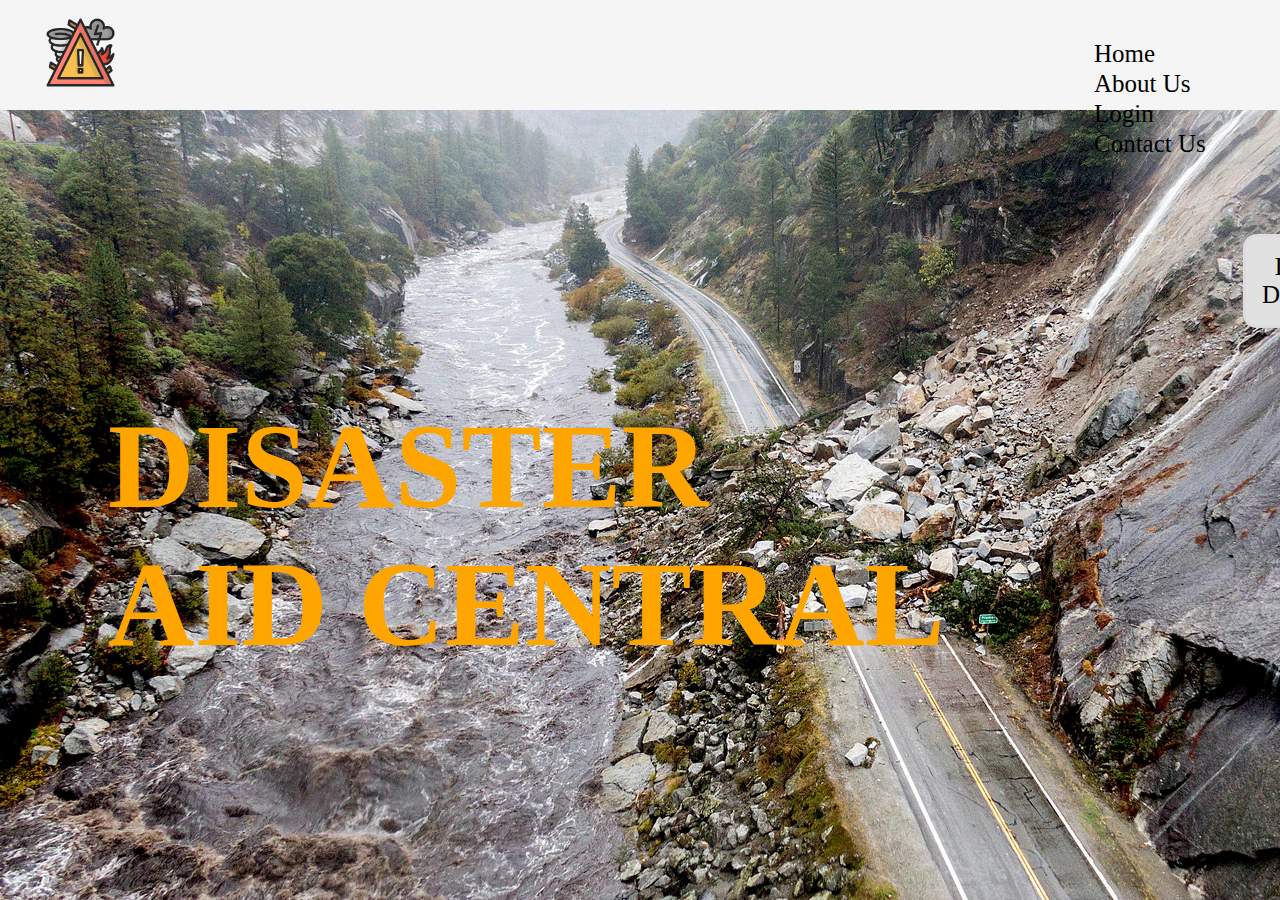
<file: index.html>
<!DOCTYPE html>
<html lang="en">
<head>
    <meta charset="UTF-8">
    <meta name="viewport" content="width=device-width, initial-scale=1.0">
    <title>Disaster Aid Central</title>
    <link rel="stylesheet" href="style.css">
    <link rel="shortcut icon" href="/icon.png" type="image/x-icon">
</head>
<body>
    
<p> 
<img src="/icon.png" alt="">
</p>
 <div class="upper">
    <button><a href="">Home &nbsp;</a></button>
    <button><a href="/about.html">About Us &nbsp;</a></button>
     <button><a href="/login.html">Login </a></button>
     <button><a href="">Contact Us</a></button>
     
 </div>

 <div class="dropdown">
    <button class="dropbtn"> List of Disasters</button>
    <div class="dropdown-content">
      <a href="">Flood</a>
      <a href="">Cyclone</a>
      <a href="">Earthquake</a>
      <a href="">Landslide</a>
      <a href="">Tornado</a>
    </div>
  </div>

<h1>DISASTER <br>AID CENTRAL</h1>




</body>
</html>
</file>
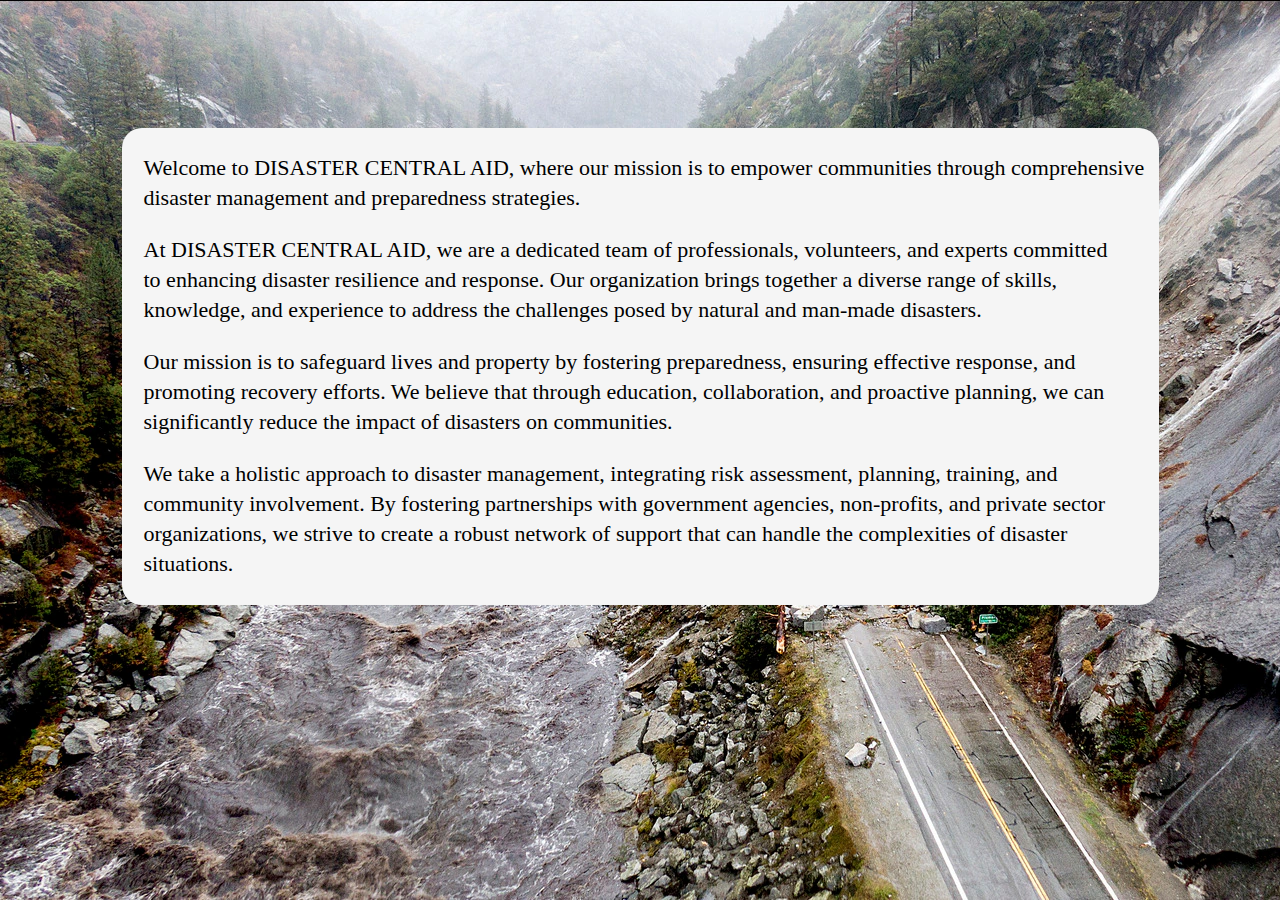
<file: about.html>
<!DOCTYPE html>
<html lang="en">
<head>
    <meta charset="UTF-8">
    <meta name="viewport" content="width=device-width, initial-scale=1.0">
    <title>About Us</title>
    <link rel="shortcut icon" href="/icon.png" type="image/x-icon">
    <link rel="stylesheet" href="style2.css">
</head>
<body>
    <div class="box">
        <p>Welcome to DISASTER CENTRAL AID, where our mission is to empower communities through comprehensive disaster management and preparedness strategies.</p>
        <p>At DISASTER CENTRAL AID, we are a dedicated team of professionals, volunteers, and experts committed <br>to enhancing disaster resilience and response. Our organization brings together a diverse range of skills, knowledge, and experience to address the challenges posed by natural and man-made disasters.</p>
        <p>Our mission is to safeguard lives and property by fostering preparedness, ensuring effective response, and promoting recovery efforts. We believe that through education, collaboration, and proactive planning, we can significantly reduce the impact of disasters on communities.</p>
        <p>We take a holistic approach to disaster management, integrating risk assessment, planning, training, and community involvement. By fostering partnerships with government agencies, non-profits, and private sector organizations, we strive to create a robust network of support that can handle the complexities of disaster situations.</p>
    </div>


</body>
</html>
</file>
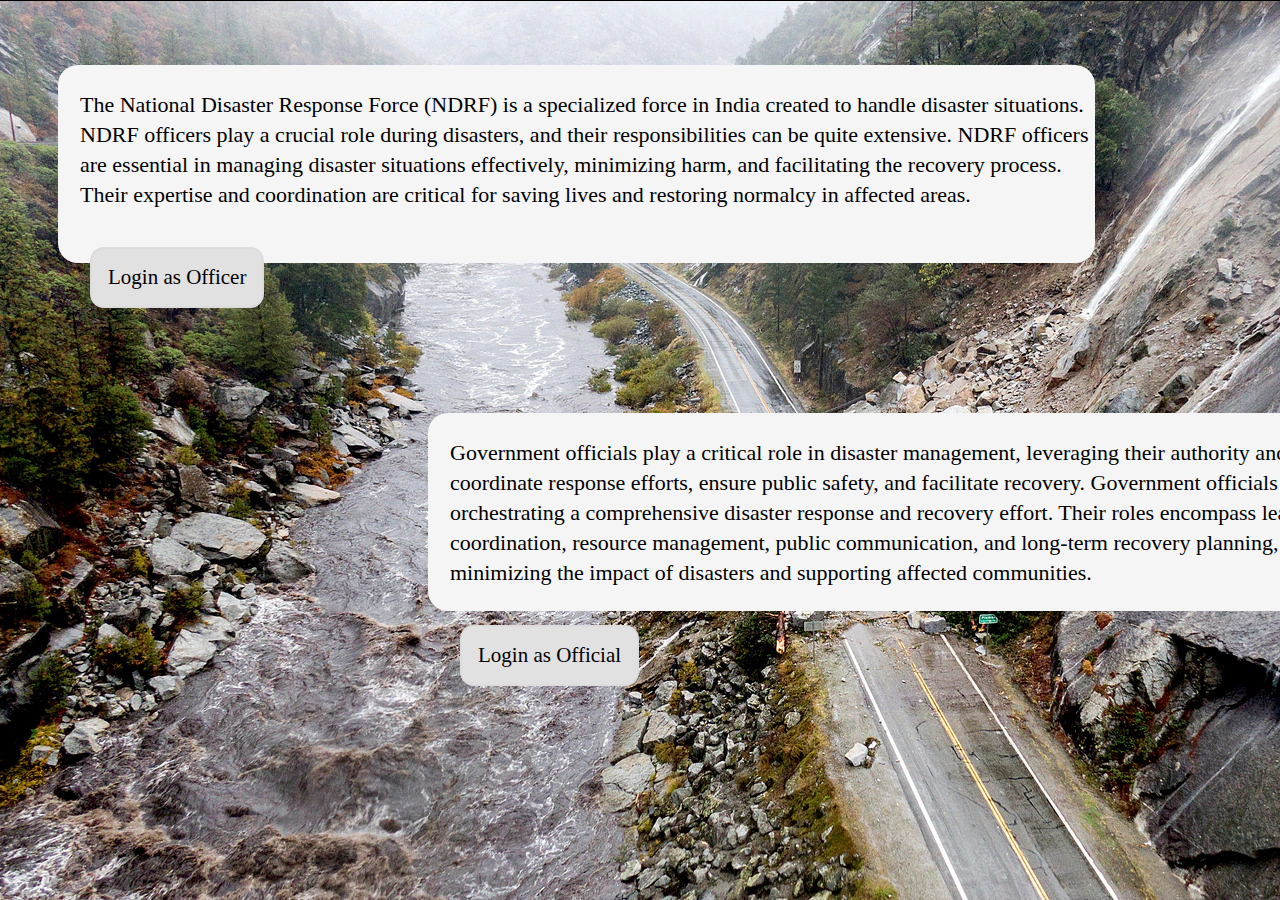
<file: login.html>
<!DOCTYPE html>
<html lang="en">
<head>
    <meta charset="UTF-8">
    <meta name="viewport" content="width=device-width, initial-scale=1.0">
    <title>Login</title>
    <link rel="shortcut icon" href="/icon.png" type="image/x-icon">
    <link rel="stylesheet" href="style3.css">
</head>
<body>
    
    <div class="box">
   
        <p>The National Disaster Response Force (NDRF) is a specialized force in India created to handle disaster situations. NDRF officers play a crucial role during disasters, and their responsibilities can be quite extensive. NDRF officers are essential in managing disaster situations effectively, minimizing harm, and facilitating the recovery process. Their expertise and coordination are critical for saving lives and restoring normalcy in affected areas.</p>
        <a href="/officer.html"><button>Login as Officer</button></a>
    </div>

    <div class="box2">
       
        <p>Government officials play a critical role in disaster management, leveraging their authority and resources to coordinate response efforts, ensure public safety, and facilitate recovery. Government officials are pivotal in orchestrating a comprehensive disaster response and recovery effort. Their roles encompass leadership, coordination, resource management, public communication, and long-term recovery planning, all aimed at minimizing the impact of disasters and supporting affected communities.</p>
        <a href="/offcial.html"><button>Login as Official</button></a>
    </div>
</body>
</html>
</file>
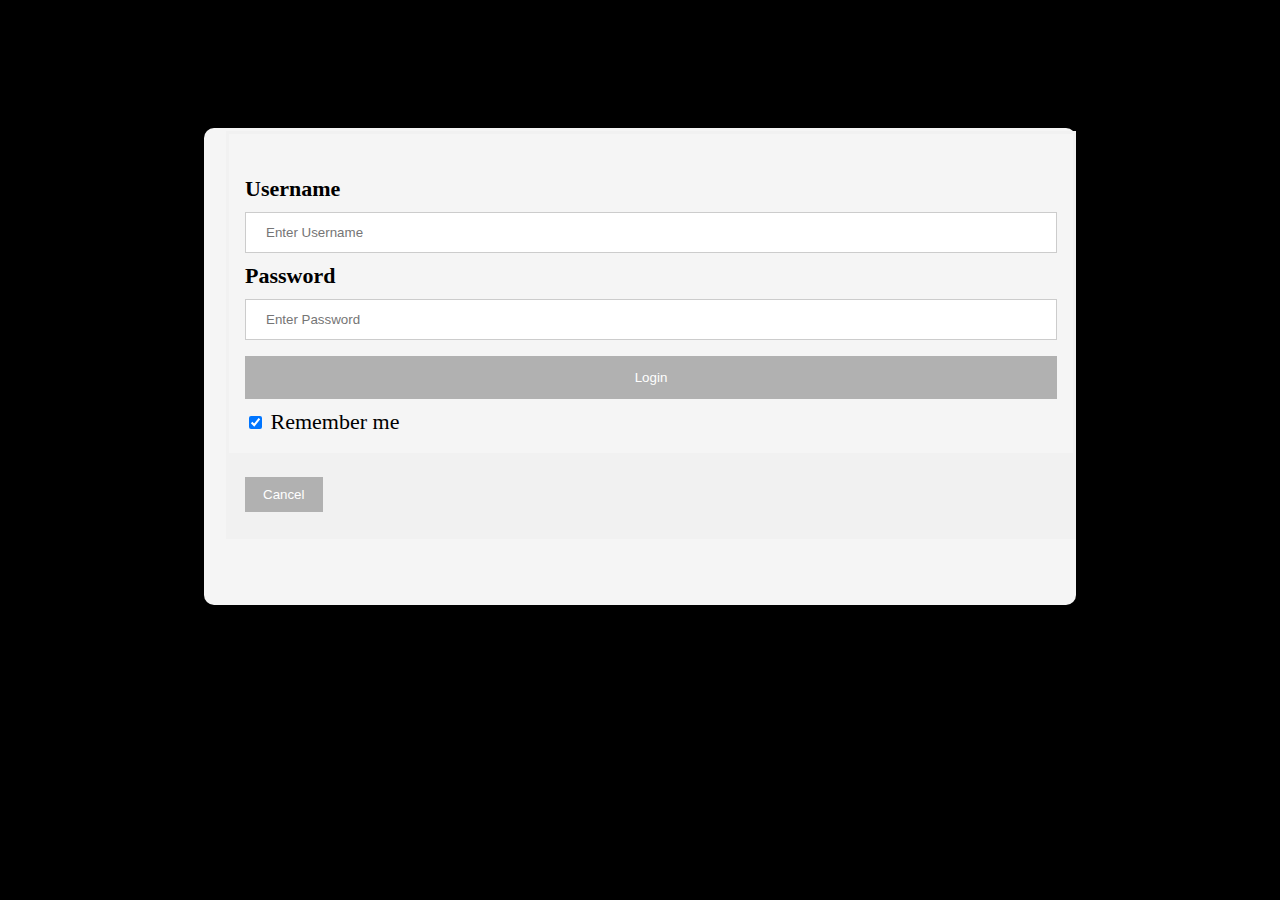
<file: offcial.html>
<!DOCTYPE html>
<html lang="en">
<head>
    <meta charset="UTF-8">
    <meta name="viewport" content="width=device-width, initial-scale=1.0">
    <title>Login as Official</title>
    <link rel="shortcut icon" href="/icon.png" type="image/x-icon">
    <link rel="stylesheet" href="official.css">
</head>
<body>
    <div class="box">

        <form action="action_page.php" method="post">
            <div class="imgcontainer">
              
            </div>
          
            <div class="container">
              <label for="uname"><b>Username</b></label>
              <input type="text" placeholder="Enter Username" name="uname" required>
          
              <label for="psw"><b>Password</b></label>
              <input type="password" placeholder="Enter Password" name="psw" required>
          
              <button type="submit">Login</button>
              <label>
                <input type="checkbox" checked="checked" name="remember"> Remember me
              </label>
            </div>
          
            <div class="container" style="background-color:#f1f1f1">
              <button type="button" class="cancelbtn">Cancel</button>
              
            </div>
          </form>
          
    </div>
</body>
</html>
</body>
</html>
</file>
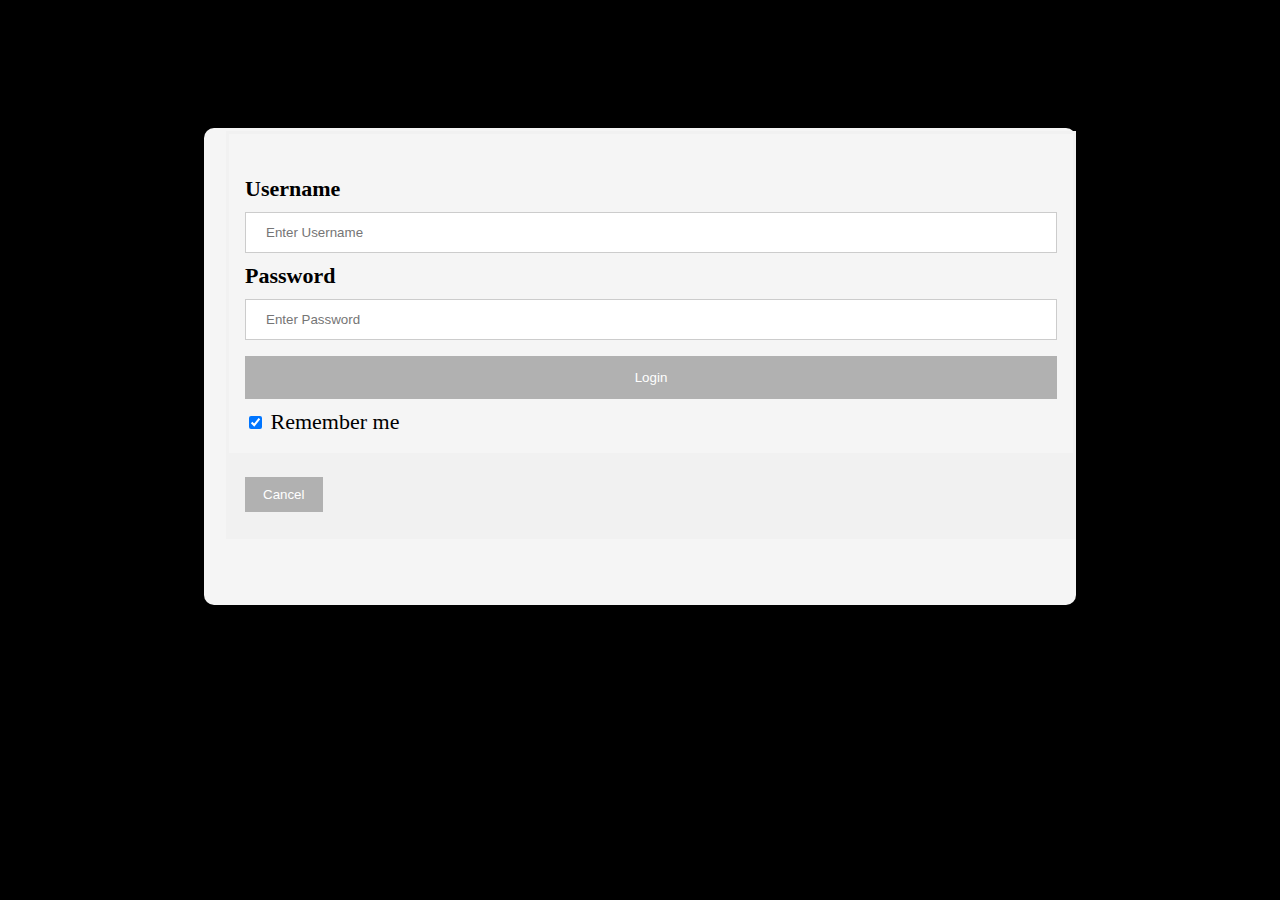
<file: officer.html>
<!DOCTYPE html>
<html lang="en">
<head>
    <meta charset="UTF-8">
    <meta name="viewport" content="width=device-width, initial-scale=1.0">
    <title>Login as Officer</title>
    <link rel="shortcut icon" href="/icon.png" type="image/x-icon">
    <link rel="stylesheet" href="officer.css">
</head>
<body>
    <div class="box">

        <form action="action_page.php" method="post">
            <div class="imgcontainer">
              
            </div>
          
            <div class="container">
              <label for="uname"><b>Username</b></label>
              <input type="text" placeholder="Enter Username" name="uname" required>
          
              <label for="psw"><b>Password</b></label>
              <input type="password" placeholder="Enter Password" name="psw" required>
          
              <button type="submit">Login</button>
              <label>
                <input type="checkbox" checked="checked" name="remember"> Remember me
              </label>
            </div>
          
            <div class="container" style="background-color:#f1f1f1">
              <button type="button" class="cancelbtn">Cancel</button>
              
            </div>
          </form>
          
    </div>
</body>
</html>
</file>
<file: style.css>
.upper{

    margin-top: -87px;
    margin-left: 1080px;

}
button{
    border: none;
    background: none;
    font-size: 25px;
    font-family: Cambria, Cochin, Georgia, Times, 'Times New Roman', serif;
}

p{
    background-color: whitesmoke;
    
    height: 150px;
    margin-top: -48px;
    width: 1538px;
    margin-left: -10px;
}

.dropbtn {
    background-color: rgb(225, 225, 225);
    color: black;
    padding: 16px;
    font-size: 25px;
    border-style: solid;
    border-radius: 14px;
    border-color:rgb(220,220,220);
    font-family: Cambria, Cochin, Georgia, Times, 'Times New Roman', serif;
  }
  
  .dropdown {
    position: relative;
    display: inline-block;
    margin-left: 1235px;
    margin-top: 75px;
  }
  
  .dropdown-content {
    display: none;
    position: absolute;
    background-color: rgb(225,225,225);
    min-width: 160px;
    box-shadow: 0px 8px 16px 0px rgba(0,0,0,0.2);
    z-index: 1;
    margin-left: 7px;
    margin-top: 2px;
    border-radius: 10px;
    font-family: Cambria, Cochin, Georgia, Times, 'Times New Roman', serif;
  }
  
  .dropdown-content a {
    color: black;
    padding: 12px 16px;
    text-decoration: none;
    display: block;
    font-size: 20px;
  }
  
  .dropdown-content a:hover {background-color: #f5f5f5;}
  
  .dropdown:hover .dropdown-content {display: block;}
  
  .dropdown:hover .dropbtn {background-color: rgb(220,220,220);}

  a{
    text-decoration:none;
    color: black;
  }

  body{
    background-image: url(/kerala2.webp);
    background-color: rgb(197, 226, 236);
  }

  img{
    width:75px;
    height: 75px;
    margin-top: 55px;
    margin-left: 45px;
  }

  h1{
    margin-left: 100px;
    margin-top: 70px;
    font-size: 120px;
    
    color: orange;
  }
</file>
<file: style2.css>
body{
    background-image: url(/kerala2.webp);

}

.box{
    height: 474px;
    width: 1015px;
    background-color: whitesmoke;
    
    
    margin: auto;
    margin-top: 128px;
    padding-left: 22px;
    padding-top: 3px;
    font-size: 22px;
    font-family: Cambria, Cochin, Georgia, Times, 'Times New Roman', serif;
    line-height: 30px;
    border-radius: 20px;
    
}
</file>
<file: style3.css>
body{
    background-image: url(/kerala2.webp);

}

.box{
    height: 195px;
    width: 1015px;
    background-color: whitesmoke;
    
    
    margin-left: 50px;
    margin-top: 65px;
    padding-left: 22px;
    padding-top: 3px;
    font-size: 22px;
    font-family: Cambria, Cochin, Georgia, Times, 'Times New Roman', serif;
    line-height: 30px;
    border-radius: 20px;
    
}

button{
    background-color: rgb(225, 225, 225);
    color: black;
    padding: 16px;
    font-size: 21px;
    border-style: solid;
    border-radius: 14px;
    border-color:rgb(220,220,220);
    font-family: Cambria, Cochin, Georgia, Times, 'Times New Roman', serif;
    margin-top: 15px;
    margin-left: 10px;
}

button:hover{
    background-color: rgb(202, 200, 200);
}


.box2{
    height: 195px;
    width: 1015px;
    background-color: whitesmoke;
    
    
    margin-left: 420px;
    margin-top: 150px;
    padding-left: 22px;
    padding-top: 3px;
    font-size: 22px;
    font-family: Cambria, Cochin, Georgia, Times, 'Times New Roman', serif;
    line-height: 30px;
    border-radius: 20px;
    
}

.second{

        background-color: rgb(225, 225, 225);
        color: black;
        padding: 16px;
        font-size: 21px;
        border-style: solid;
        border-radius: 14px;
        border-color:rgb(220,220,220);
        font-family: Cambria, Cochin, Georgia, Times, 'Times New Roman', serif;
        margin-top: 15px;
        margin-left: 10px;
    }
    
    


.second:hover{
    background-color: rgb(202, 200, 200);
}

a{
    text-decoration:none;
    color: black;
  }
</file>
<file: official.css>
body{
    background-color:black;

}


.box{
    height: 474px;
    width: 850px;
    background-color: whitesmoke;
    
    
    margin: auto;
    margin-top: 128px;
    padding-left: 22px;
    padding-top: 3px;
    font-size: 22px;
    font-family: Cambria, Cochin, Georgia, Times, 'Times New Roman', serif;
    line-height: 30px;
    border-radius: 10px;
}


/* Bordered form */
form {
    border: 3px solid #f1f1f1;
  }
  
  /* Full-width inputs */
  input[type=text], input[type=password] {
    width: 100%;
    padding: 12px 20px;
    margin: 8px 0;
    display: inline-block;
    border: 1px solid #ccc;
    box-sizing: border-box;
  }
  
  /* Set a style for all buttons */
  button {
    background-color: rgb(177, 177, 177);
    color: white;
    padding: 14px 20px;
    margin: 8px 0;
    border: none;
    cursor: pointer;
    width: 100%;
  }
  
  /* Add a hover effect for buttons */
  button:hover {
    opacity: 0.8;
  }
  
  /* Extra style for the cancel button (red) */
  .cancelbtn {
    width: auto;
    padding: 10px 18px;
    background-color: rgb(177,177,177);
  }
  
  /* Center the avatar image inside this container */
  .imgcontainer {
    text-align: center;
    margin: 24px 0 12px 0;
  }
  
  /* Avatar image */
  img.avatar {
    width: 40%;
    border-radius: 50%;
  }
  
  /* Add padding to containers */
  .container {
    padding: 16px;
  }
  
  /* The "Forgot password" text */
  span.psw {
    float: right;
    padding-top: 16px;
  }
  
  /* Change styles for span and cancel button on extra small screens */
  @media screen and (max-width: 300px) {
    span.psw {
      display: block;
      float: none;
    }
    .cancelbtn {
      width: 100%;
    }
  }
</file>
<file: officer.css>
body{
    background-color:black;

}


.box{
    height: 474px;
    width: 850px;
    background-color: whitesmoke;
    
    
    margin: auto;
    margin-top: 128px;
    padding-left: 22px;
    padding-top: 3px;
    font-size: 22px;
    font-family: Cambria, Cochin, Georgia, Times, 'Times New Roman', serif;
    line-height: 30px;
    border-radius: 10px;
}


/* Bordered form */
form {
    border: 3px solid #f1f1f1;
  }
  
  /* Full-width inputs */
  input[type=text], input[type=password] {
    width: 100%;
    padding: 12px 20px;
    margin: 8px 0;
    display: inline-block;
    border: 1px solid #ccc;
    box-sizing: border-box;
  }
  
  /* Set a style for all buttons */
  button {
    background-color: rgb(177,177,177);
    color: white;
    padding: 14px 20px;
    margin: 8px 0;
    border: none;
    cursor: pointer;
    width: 100%;
  }
  
  /* Add a hover effect for buttons */
  button:hover {
    opacity: 0.8;
  }
  
  /* Extra style for the cancel button (red) */
  .cancelbtn {
    width: auto;
    padding: 10px 18px;
    background-color: rgb(177,177,177);
  }
  
  /* Center the avatar image inside this container */
  .imgcontainer {
    text-align: center;
    margin: 24px 0 12px 0;
  }
  
  /* Avatar image */
  img.avatar {
    width: 40%;
    border-radius: 50%;
  }
  
  /* Add padding to containers */
  .container {
    padding: 16px;
  }
  
  /* The "Forgot password" text */
  span.psw {
    float: right;
    padding-top: 16px;
  }
  
  /* Change styles for span and cancel button on extra small screens */
  @media screen and (max-width: 300px) {
    span.psw {
      display: block;
      float: none;
    }
    .cancelbtn {
      width: 100%;
    }
  }
</file>
